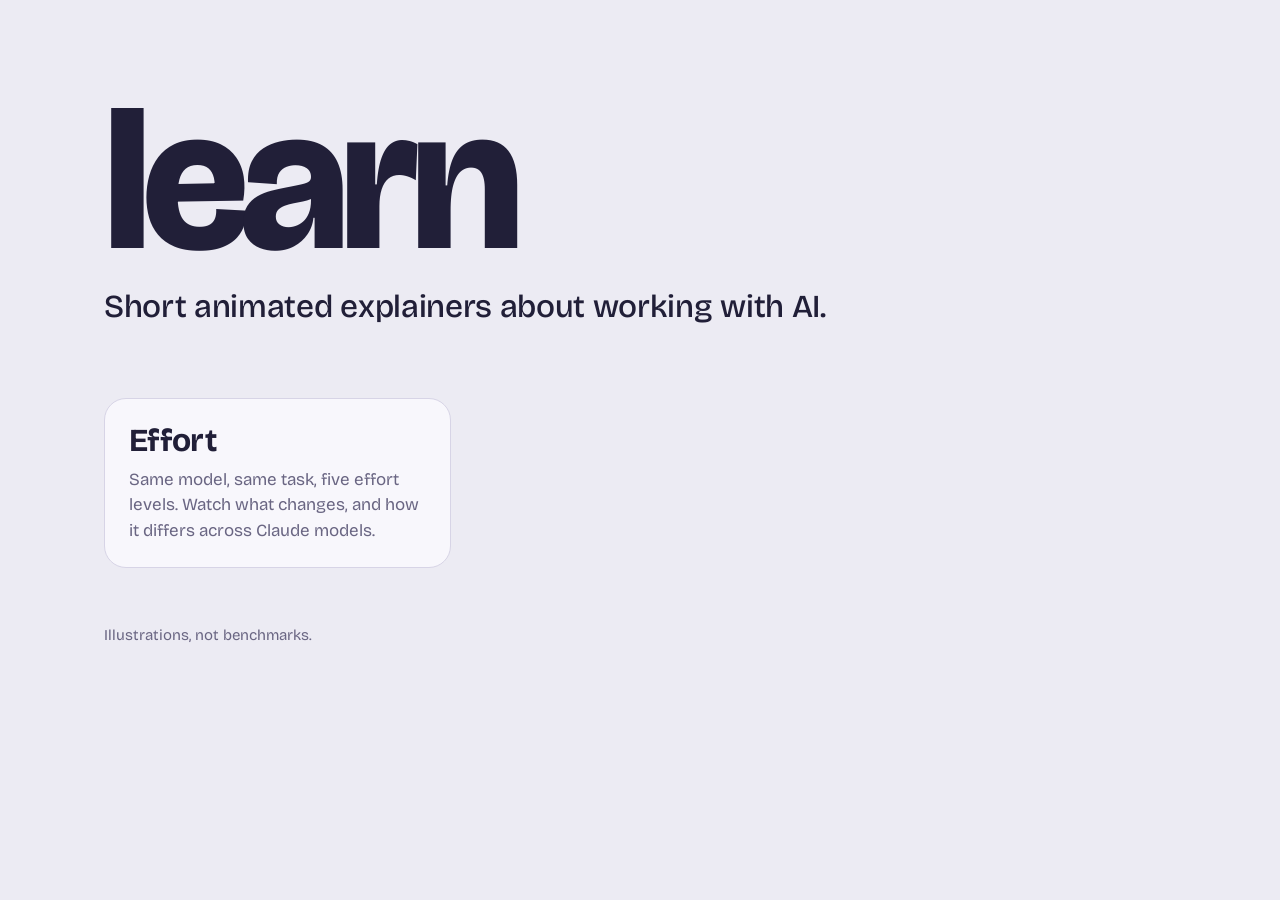
<file: public/index.html>
<!doctype html>
<html lang="en">
<head>
<meta charset="utf-8">
<meta name="viewport" content="width=device-width, initial-scale=1">
<title>Learn</title>
<meta name="description" content="Short animated explainers about working with AI.">
<meta property="og:title" content="Learn">
<meta property="og:description" content="Short animated explainers about working with AI.">
<meta property="og:type" content="website">
<meta property="og:url" content="https://learn.brajk.com/">
<meta property="og:image" content="https://learn.brajk.com/og.png?v=2">
<meta property="og:image:width" content="1200">
<meta property="og:image:height" content="630">
<meta property="og:image:alt" content="learn: Short animated explainers about working with AI.">
<meta name="twitter:card" content="summary_large_image">
<meta name="theme-color" content="#ecebf3" media="(prefers-color-scheme: light)">
<meta name="theme-color" content="#16152a" media="(prefers-color-scheme: dark)">
<link rel="icon" href="favicon.svg" type="image/svg+xml">
<link rel="preconnect" href="https://fonts.googleapis.com">
<link rel="preconnect" href="https://fonts.gstatic.com" crossorigin>
<link href="https://fonts.googleapis.com/css2?family=Bricolage+Grotesque:opsz,wght@12..96,200..800&display=swap" rel="stylesheet">
<style>
  :root {
    --bg: #ecebf3; --surface: #f8f7fc; --ink: #211f38; --muted: #6a6683; --line: #d7d4e6; --accent: #8b5cf6;
    color-scheme: light;
  }
  @media (prefers-color-scheme: dark) {
    :root:not([data-theme="light"]) {
      --bg: #16152a; --surface: #1f1e37; --ink: #efedf9; --muted: #a29dbd; --line: #2f2d4c; --accent: #a383ff;
      color-scheme: dark;
    }
  }
  :root[data-theme="dark"] {
    --bg: #16152a; --surface: #1f1e37; --ink: #efedf9; --muted: #a29dbd; --line: #2f2d4c; --accent: #a383ff;
    color-scheme: dark;
  }
  * { box-sizing: border-box; }
  body {
    margin: 0;
    background: var(--bg);
    color: var(--ink);
    font-family: "Bricolage Grotesque", ui-sans-serif, system-ui, sans-serif;
    font-size: 17px;
    line-height: 1.5;
    font-optical-sizing: auto;
  }
  .wrap { max-width: 1120px; margin: 0 auto; padding: clamp(40px, 8vw, 96px) 24px 40px; }
  h1 {
    margin: 0;
    font-size: clamp(84px, 19vw, 200px);
    line-height: .86;
    letter-spacing: -.045em;
    font-weight: 800;
    font-variation-settings: "opsz" 96;
  }
  .lede { margin: 20px 0 0; font-size: clamp(22px, 3.2vw, 32px); line-height: 1.2; font-weight: 500; letter-spacing: -.01em; text-wrap: balance; }
  .lessons { list-style: none; margin: clamp(40px, 6vw, 72px) 0 0; padding: 0; display: grid; grid-template-columns: repeat(auto-fill, minmax(280px, 1fr)); gap: 16px; }
  .lessons a {
    display: block; height: 100%;
    padding: 24px;
    background: var(--surface);
    border: 1px solid var(--line);
    border-radius: 22px;
    color: inherit; text-decoration: none;
    transition: border-color .15s, transform .15s;
  }
  .lessons a:hover, .lessons a:focus-visible { border-color: var(--accent); transform: translateY(-2px); }
  .lessons h2 { margin: 0; font-size: 32px; line-height: 1.1; letter-spacing: -.02em; font-weight: 700; }
  .lessons p { margin: 8px 0 0; color: var(--muted); }
  .foot { margin-top: 56px; color: var(--muted); font-size: 15px; }
  @media (max-width: 520px) { .wrap { padding-left: 16px; padding-right: 16px; } }
  @media (prefers-reduced-motion: reduce) { .lessons a { transition: none; } .lessons a:hover { transform: none; } }
</style>
</head>
<body>
<div class="wrap">
  <h1>learn</h1>
  <p class="lede">Short animated explainers about working with AI.</p>
  <ul class="lessons">
    <li><a href="effort/">
      <h2>Effort</h2>
      <p>Same model, same task, five effort levels. Watch what changes, and how it differs across Claude models.</p>
    </a></li>
  </ul>
  <p class="foot">Illustrations, not benchmarks.</p>
</div>
</body>
</html>
</file>
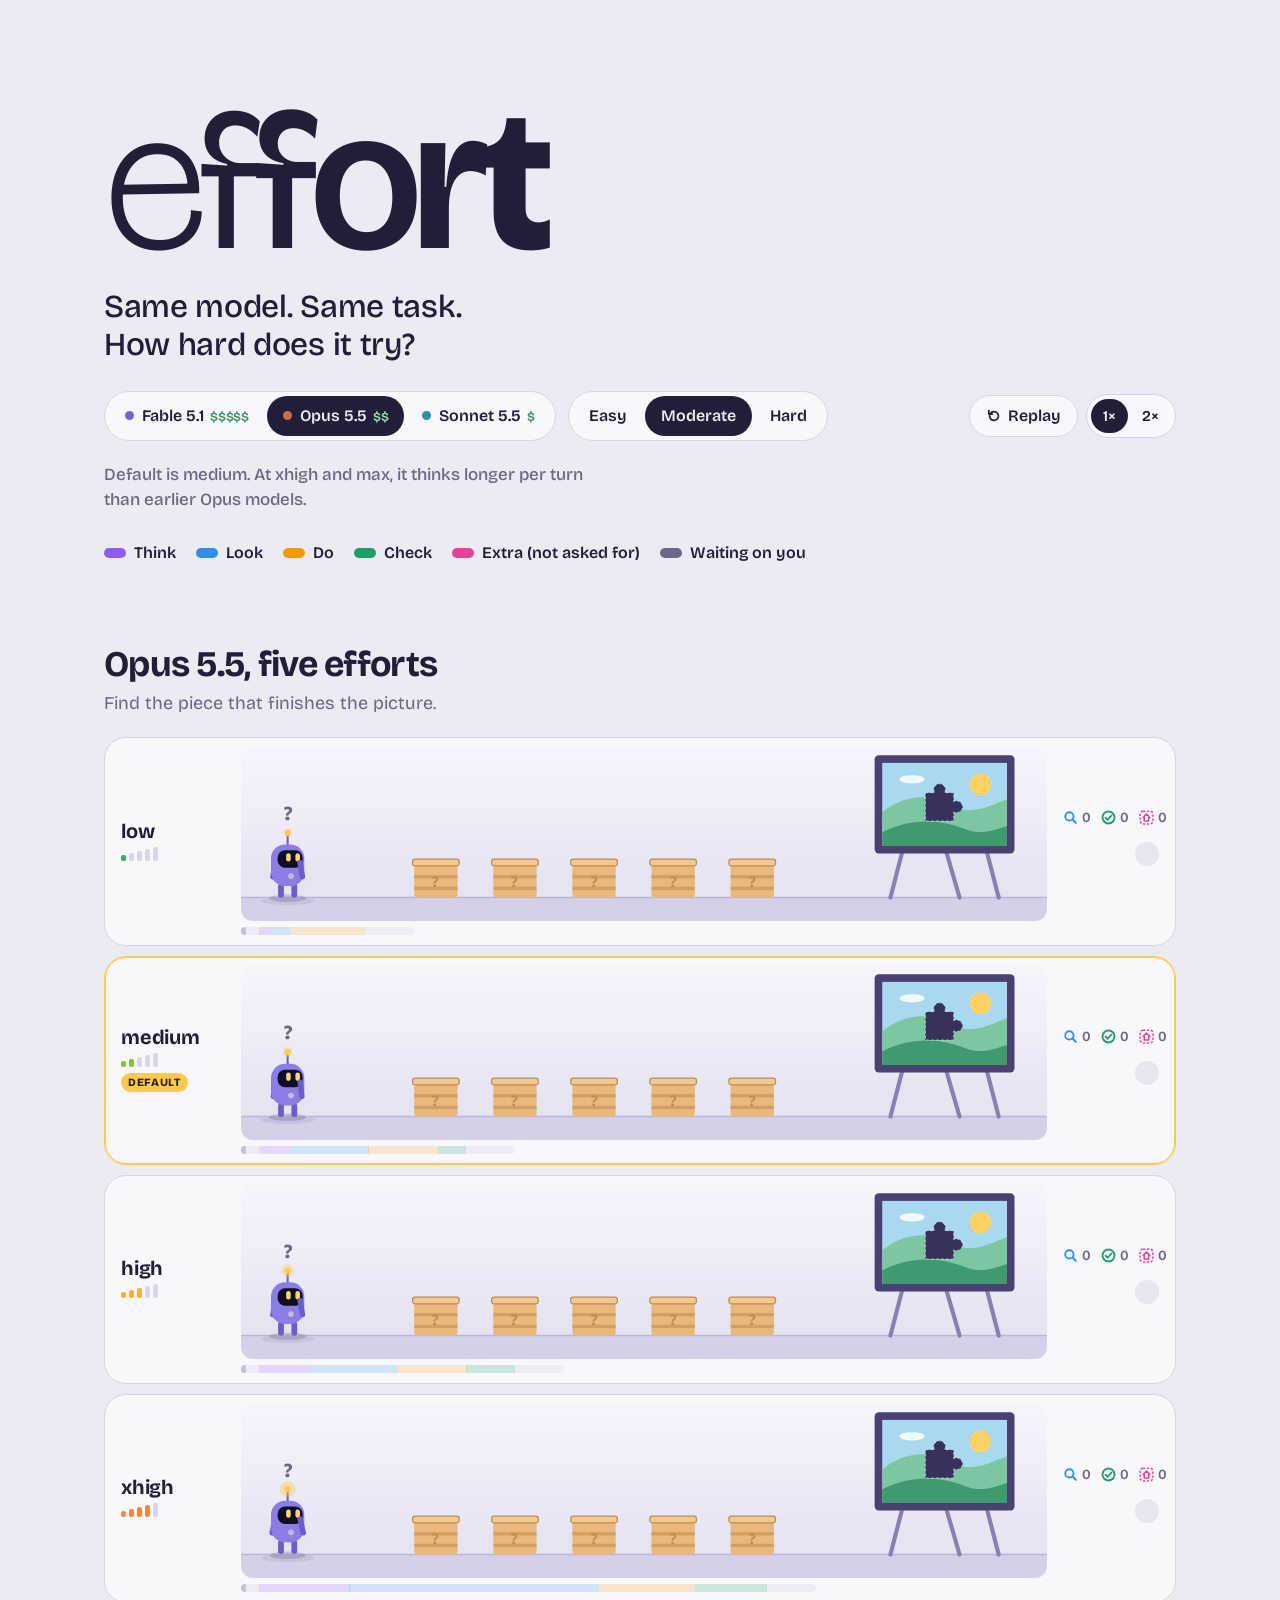
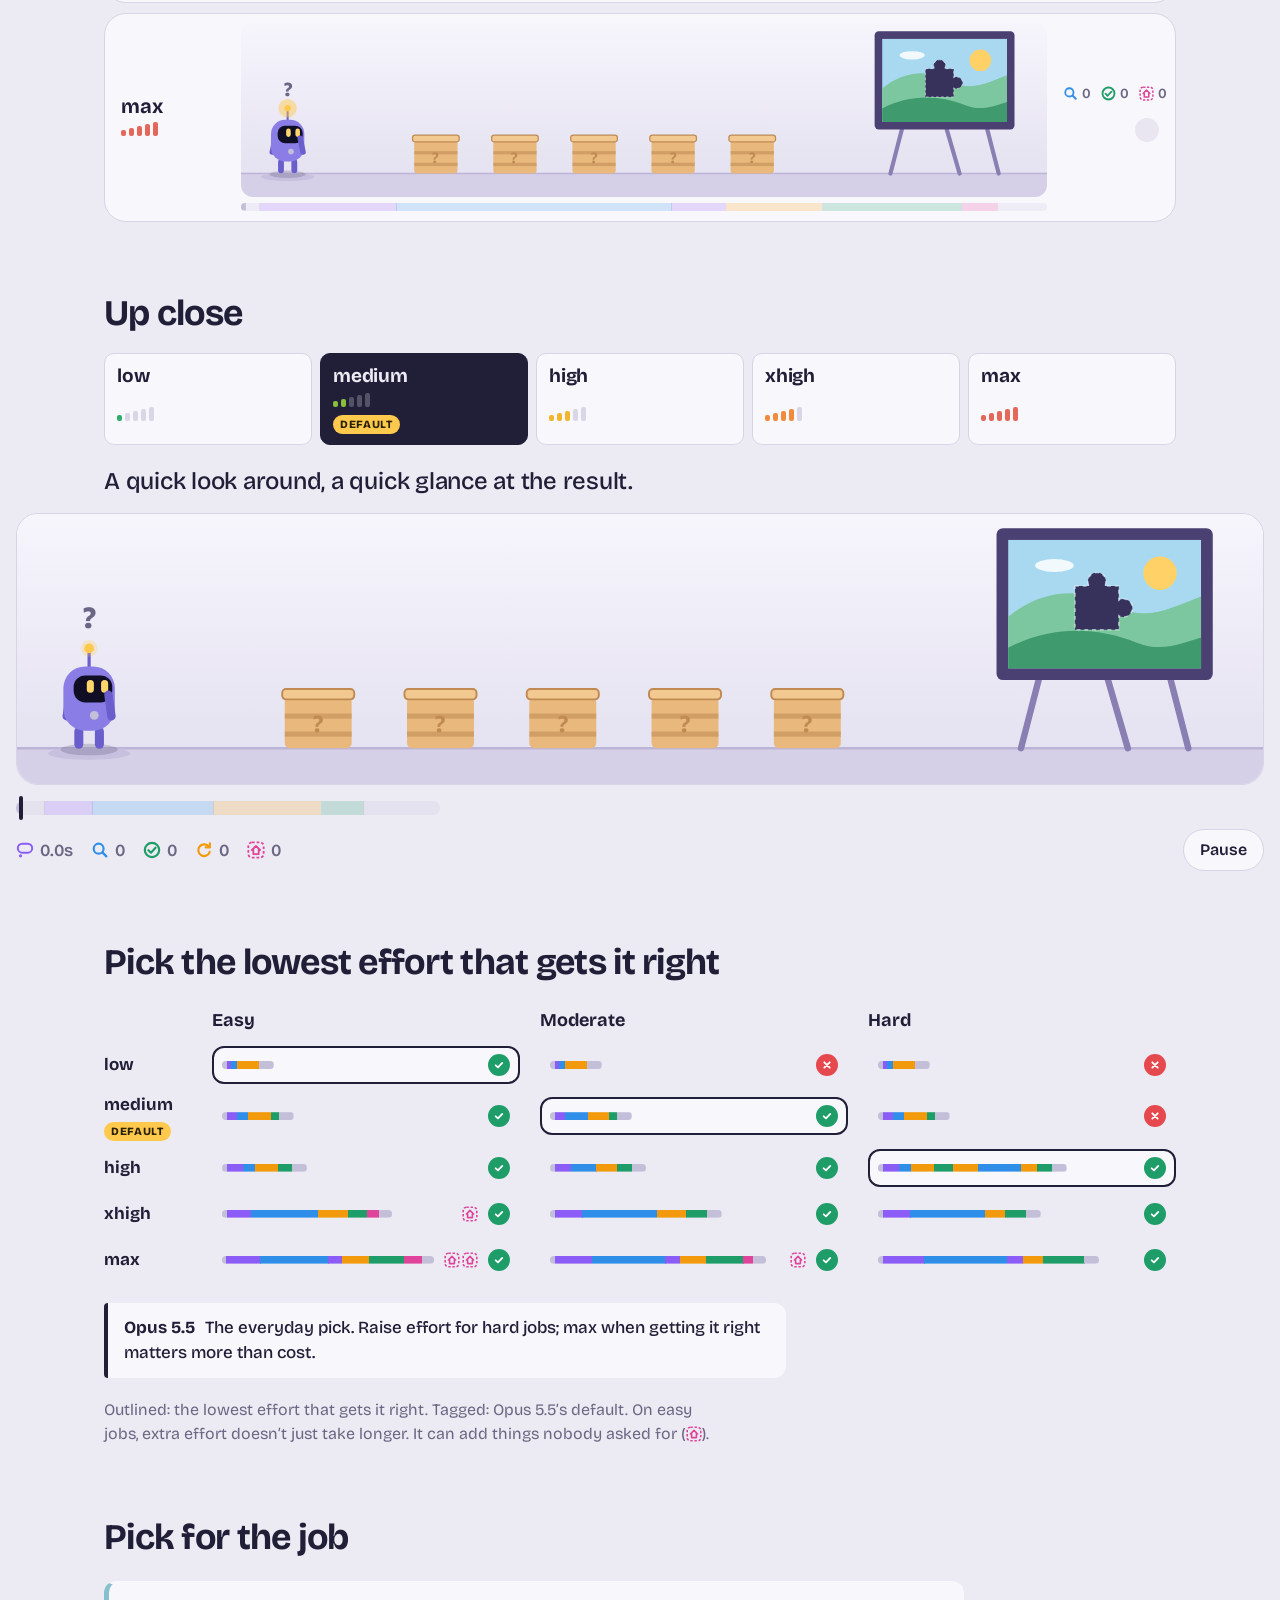
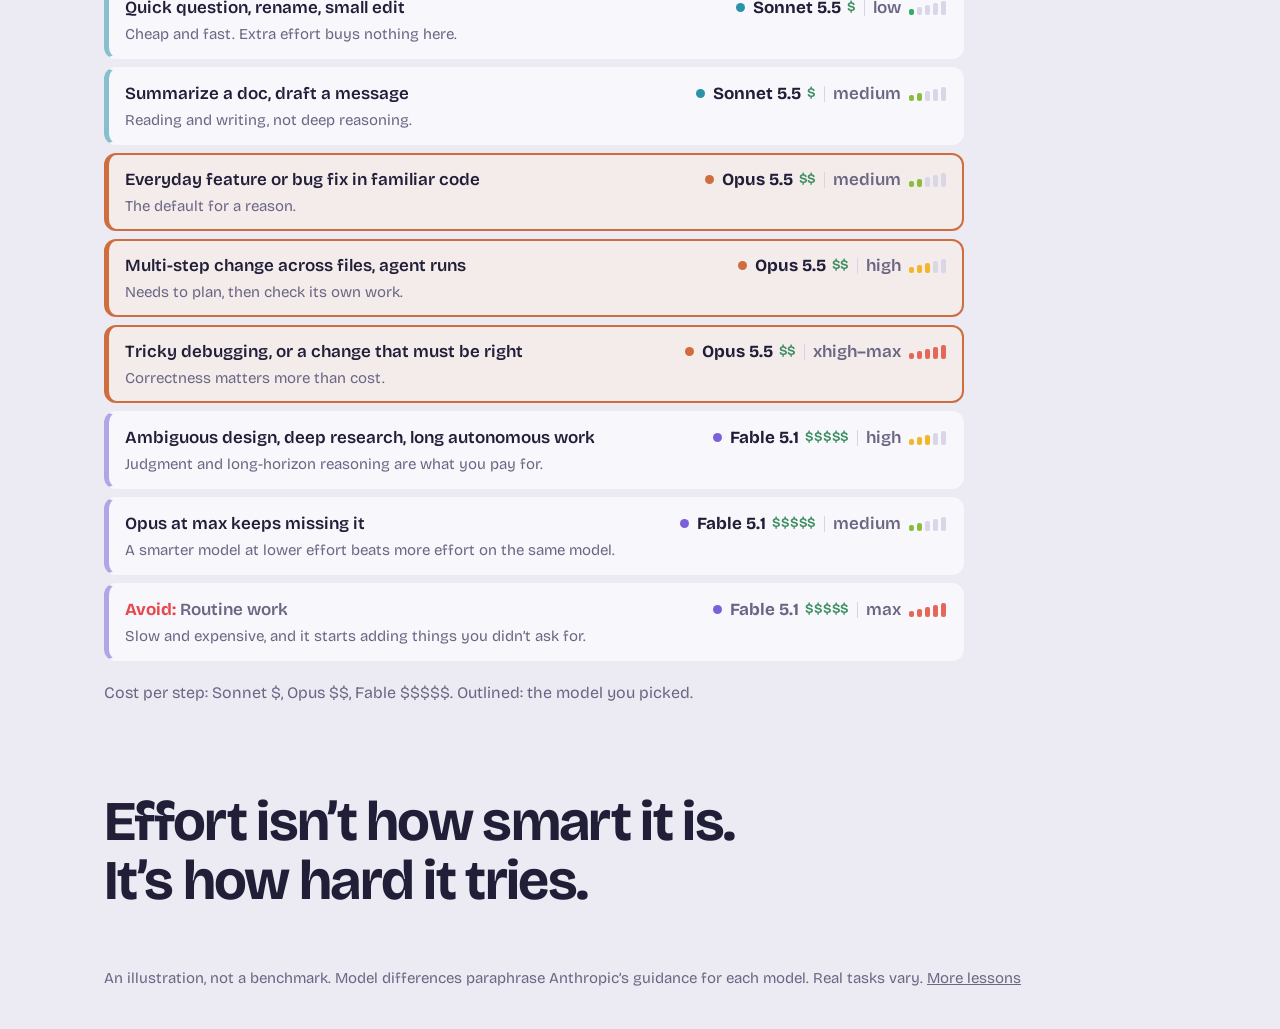
<file: public/effort/index.html>
<!doctype html>
<html lang="en">
<head>
<meta charset="utf-8">
<meta name="viewport" content="width=device-width, initial-scale=1">
<title>Effort Levels</title>
<meta name="description" content="Same model, same task, five effort levels. Watch what changes, and how it differs across Claude models.">
<meta property="og:title" content="Effort Levels">
<meta property="og:description" content="Same model. Same task. How hard does it try?">
<meta property="og:type" content="website">
<meta property="og:url" content="https://learn.brajk.com/effort/">
<meta property="og:image" content="https://learn.brajk.com/effort/og.png?v=2">
<meta property="og:image:width" content="1200">
<meta property="og:image:height" content="630">
<meta property="og:image:alt" content="effort: Same model. Same task. How hard does it try? Five effort levels, low to max.">
<meta name="twitter:card" content="summary_large_image">
<meta name="theme-color" content="#ecebf3" media="(prefers-color-scheme: light)">
<meta name="theme-color" content="#16152a" media="(prefers-color-scheme: dark)">
<link rel="icon" href="favicon.svg" type="image/svg+xml">
<link rel="preconnect" href="https://fonts.googleapis.com">
<link rel="preconnect" href="https://fonts.gstatic.com" crossorigin>
<link href="https://fonts.googleapis.com/css2?family=Bricolage+Grotesque:opsz,wght@12..96,200..800&display=swap" rel="stylesheet">
<link rel="stylesheet" href="styles.css">
</head>
<body>

<svg class="defs" aria-hidden="true" focusable="false">
  <defs>
    <linearGradient id="gStage" x1="0" y1="0" x2="0" y2="1">
      <stop offset="0" style="stop-color:var(--stage-top)"/>
      <stop offset="1" style="stop-color:var(--stage-bot)"/>
    </linearGradient>
    <clipPath id="pc" clipPathUnits="userSpaceOnUse">
      <path d="M0,0 H11 A7,7 0 1,1 23,0 H34 V11 A7,7 0 1,1 34,23 V34 H0 Z"/>
    </clipPath>
    <clipPath id="fc" clipPathUnits="userSpaceOnUse">
      <rect width="150" height="100"/>
    </clipPath>
    <g id="pic0">
      <rect width="150" height="100" fill="#a9d9f1"/>
      <circle cx="118" cy="26" r="13" fill="#ffd166"/>
      <ellipse cx="36" cy="20" rx="15" ry="5" fill="#fff" opacity=".85"/>
      <path d="M0,60 C26,38 58,36 86,52 C108,64 128,52 150,44 V100 H0Z" fill="#7cc79f"/>
      <path d="M0,84 C34,66 70,68 100,80 C120,88 136,80 150,76 V100 H0Z" fill="#3f9a6e"/>
    </g>
    <g id="pic1">
      <rect width="150" height="100" fill="#a9d9f1"/>
      <path d="M0,60 C26,38 58,36 86,52 C108,64 128,52 150,44 V100 H0Z" fill="#8fd6b0" transform="translate(0,-12)"/>
      <path d="M0,84 C34,66 70,68 100,80 C120,88 136,80 150,76 V100 H0Z" fill="#3f9a6e"/>
    </g>
    <g id="pic2">
      <rect width="150" height="100" fill="#f4a9c4"/>
      <path d="M20,110 L130,0 M40,110 L150,0 M60,110 L170,0 M80,110 L190,0 M0,110 L110,0" stroke="#9a6dd6" stroke-width="5"/>
    </g>
  </defs>
</svg>

<header class="masthead">
  <h1 class="wordmark" aria-label="effort">
    <span aria-hidden="true">e</span><span aria-hidden="true">f</span><span aria-hidden="true">f</span><span aria-hidden="true">o</span><span aria-hidden="true">r</span><span aria-hidden="true">t</span>
  </h1>
  <p class="lede">Same model. Same task.<br>How hard does it try?</p>
</header>

<div class="model-bar" id="model-bar">
  <div class="model-bar-in">
    <div class="seg seg-model" role="radiogroup" aria-label="Model" id="model"></div>
    <div class="bar-rest">
      <div class="seg" role="radiogroup" aria-label="How hard is the job" data-task-toggle></div>
      <div class="playback">
        <button class="btn btn-replay" type="button" id="replay" title="Replay every animation" aria-label="Replay"><svg viewBox="0 0 20 20" aria-hidden="true"><path d="M4.5 10a5.5 5.5 0 1 0 1.8-4.1" fill="none" stroke="currentColor" stroke-width="2.2" stroke-linecap="round"/><path d="M3.5 3.2v4.3h4.3" fill="none" stroke="currentColor" stroke-width="2.2" stroke-linecap="round" stroke-linejoin="round"/></svg><span>Replay</span></button>
        <div class="seg seg-sm" role="radiogroup" aria-label="Playback speed" id="speed"></div>
      </div>
    </div>
  </div>
</div>

<div class="masthead masthead-rest">
  <p class="model-note" id="model-note" aria-live="polite"></p>
  <ul class="legend" aria-label="What the colors mean">
    <li><i style="--c:var(--think)"></i>Think</li>
    <li><i style="--c:var(--look)"></i>Look</li>
    <li><i style="--c:var(--do)"></i>Do</li>
    <li><i style="--c:var(--check)"></i>Check</li>
    <li><i style="--c:var(--extra)"></i>Extra (not asked for)</li>
    <li><i style="--c:var(--wait)"></i>Waiting on you</li>
  </ul>
</div>

<main>
  <section class="race" aria-labelledby="race-h">
    <div class="bar">
      <div>
        <h2 id="race-h"><span data-model-name>Opus 5.5</span>, five efforts</h2>
        <p class="job">Find the piece that finishes the picture.</p>
      </div>
    </div>
    <ol class="lanes" id="lanes"></ol>
  </section>

  <section class="close" aria-labelledby="close-h">
    <div class="bar">
      <h2 id="close-h">Up close</h2>
    </div>
    <div class="dial" role="radiogroup" aria-label="Effort level" id="dial"></div>
    <p class="blurb" id="blurb" aria-live="polite"></p>
    <div class="stage wide"><svg class="scene" id="stage-svg" role="img" aria-label="The agent working on the task"></svg></div>
    <div class="strip strip-lg wide" id="close-strip" title="Drag to scrub"></div>
    <div class="close-foot wide">
      <div class="hud" id="close-hud"></div>
      <div class="close-btns">
        <button class="btn" type="button" id="close-play">Pause</button>
      </div>
    </div>
  </section>

  <section class="lesson" aria-labelledby="lesson-h">
    <h2 id="lesson-h">Pick the lowest effort that gets it right</h2>
    <div class="matrix" id="matrix"></div>
    <p class="tip" id="model-tip" aria-live="polite"></p>
    <p class="note">Outlined: the lowest effort that gets it right. Tagged: <span data-model-name>Opus 5.5</span>’s default.
      On easy jobs, extra effort doesn’t just take longer. It can add things nobody asked for (<span class="xtra" data-extra-icon></span>).</p>
  </section>

  <section class="picks" aria-labelledby="picks-h">
    <h2 id="picks-h">Pick for the job</h2>
    <ul class="pick-list" id="picks"></ul>
    <p class="note">Cost per step: Sonnet $, Opus $$, Fable $$$$$. Outlined: the model you picked.</p>
    <p class="kicker">Effort isn’t how smart it is.<br>It’s how hard it tries.</p>
  </section>
</main>

<footer class="foot">An illustration, not a benchmark. Model differences paraphrase Anthropic’s guidance for each model. Real tasks vary. <a href="../">More lessons</a></footer>

<script src="app.js"></script>
</body>
</html>
</file>
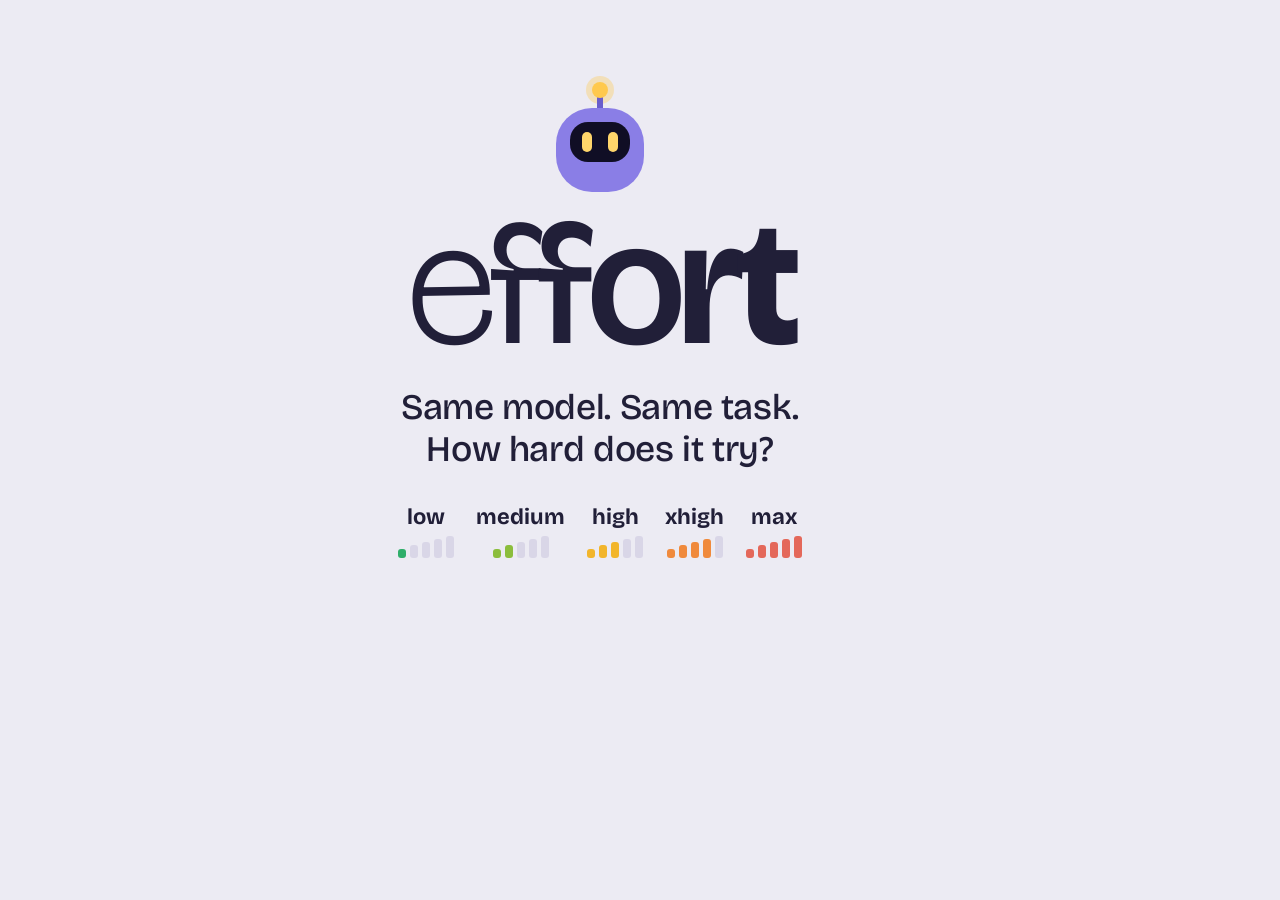
<file: tools/og-card.html>
<!doctype html><html><head><meta charset="utf-8">
<!-- Source for og.png. Render at 1200x630 with ?k=effort or ?k=learn. -->
<link href="https://fonts.googleapis.com/css2?family=Bricolage+Grotesque:opsz,wght@12..96,200..800&display=block" rel="stylesheet">
<style>
  * { box-sizing: border-box; margin: 0; }
  html, body { width: 1200px; height: 630px; }
  body {
    background: #ecebf3; color: #211f38; font-family: "Bricolage Grotesque", sans-serif; font-optical-sizing: auto;
    display: flex; flex-direction: column; align-items: center; justify-content: center; text-align: center; overflow: hidden;
  }
  .robot { width: 128px; height: 128px; }
  h1 { margin-top: 6px; font-size: 176px; line-height: .9; letter-spacing: -.045em; font-variation-settings: "opsz" 96; }
  h1 span:nth-child(1) { font-weight: 200; } h1 span:nth-child(2) { font-weight: 320; } h1 span:nth-child(3) { font-weight: 440; }
  h1 span:nth-child(4) { font-weight: 560; } h1 span:nth-child(5) { font-weight: 680; } h1 span:nth-child(6) { font-weight: 800; }
  h1.plain { font-weight: 800; }
  .lede { margin-top: 22px; font-size: 36px; line-height: 1.18; font-weight: 500; letter-spacing: -.01em; }
  .levels { display: flex; gap: 22px; margin-top: 34px; }
  .levels:empty { display: none; }
  .lv b { display: block; font-size: 22px; font-weight: 700; line-height: 1; }
  .meter { display: flex; gap: 4px; align-items: flex-end; justify-content: center; height: 22px; margin-top: 8px; }
  .meter i { width: 8px; border-radius: 3px; background: #d9d6e7; }
  .meter i:nth-child(1){height:9px}.meter i:nth-child(2){height:13px}.meter i:nth-child(3){height:16px}.meter i:nth-child(4){height:19px}.meter i:nth-child(5){height:22px}
</style></head><body>
<svg class="robot" viewBox="0 0 64 64" aria-hidden="true">
  <circle cx="32" cy="9" r="7" fill="#ffc94d" opacity=".35"/>
  <line x1="32" y1="10" x2="32" y2="20" stroke="#6a5dcc" stroke-width="3" stroke-linecap="round"/>
  <circle cx="32" cy="9" r="4" fill="#ffc94d"/>
  <rect x="10" y="18" width="44" height="42" rx="18" fill="#8a7ee6"/>
  <rect x="17" y="25" width="30" height="20" rx="9" fill="#100e25"/>
  <rect x="23" y="30" width="5" height="10" rx="2.5" fill="#ffd66b"/>
  <rect x="36" y="30" width="5" height="10" rx="2.5" fill="#ffd66b"/>
</svg>
<h1 id="h"></h1>
<p class="lede" id="lede"></p>
<div class="levels" id="levels"></div>
<script>
  const kind = new URLSearchParams(location.search).get('k');
  const lv = ['#2fae6a', '#8bbd3c', '#f2b52b', '#f08a3c', '#e4685a'];
  const h = document.getElementById('h');
  if (kind === 'learn') {
    h.textContent = 'learn'; h.className = 'plain';
    document.getElementById('lede').innerHTML = 'Short animated explainers<br>about working with AI.';
  } else {
    h.innerHTML = [...'effort'].map(c => `<span>${c}</span>`).join('');
    document.getElementById('lede').innerHTML = 'Same model. Same task.<br>How hard does it try?';
    document.getElementById('levels').innerHTML = ['low', 'medium', 'high', 'xhigh', 'max'].map((n, i) =>
      `<div class="lv"><b>${n}</b><div class="meter">${[0,1,2,3,4].map(j => `<i style="${j <= i ? 'background:' + lv[i] : ''}"></i>`).join('')}</div></div>`).join('');
  }
</script>
</body></html>
</file>
<file: public/effort/styles.css>
:root {
  --bg: #ecebf3;
  --surface: #f8f7fc;
  --ink: #211f38;
  --muted: #6a6683;
  --line: #d7d4e6;
  --dim: #d9d6e7;

  --stage-top: #f8f7fd;
  --stage-bot: #e5e2f1;
  --ground: #d5d0e7;
  --ground-edge: #bcb5d8;
  --pad: #c7c0df;

  --agent: #8a7ee6;
  --agent-limb: #6a5dcc;
  --face: #100e25;
  --eye: #ffd66b;
  --bulb: #ffc94d;

  --crate: #e8b87c;
  --crate-dark: #c08a52;
  --crate-lid: #f2c991;
  --crate-in: #5b4127;
  --frame: #4a4071;
  --leg: #8a7fb2;
  --hole: #36325c;

  --think: #8b5cf6;
  --look: #2f8fe8;
  --do: #f29a0b;
  --check: #1f9d68;
  --bad: #e5484d;
  --idle: #c4bfd8;
  --extra: #e0449a;
  --wait: #6b6889;
  --lv0: #2fae6a; --lv1: #8bbd3c; --lv2: #f2b52b; --lv3: #f08a3c; --lv4: #e4685a;
  --cost: #3d8f62; --cost-on: #8fe0b0;
  --m-fable: #7b61d9; --m-opus: #cf6d3f; --m-sonnet: #2a93a8;

  --radius-lg: 22px;
  --radius-sm: 10px;
  color-scheme: light;
}

@media (prefers-color-scheme: dark) {
  :root:not([data-theme="light"]) {
    --bg: #16152a;
    --surface: #1f1e37;
    --ink: #efedf9;
    --muted: #a29dbd;
    --line: #2f2d4c;
    --dim: #34324f;
    --stage-top: #24233f;
    --stage-bot: #1c1b33;
    --ground: #2d2b4b;
    --ground-edge: #3d3a63;
    --pad: #403d68;
    --agent: #e6e1ff;
    --agent-limb: #c9c2f2;
    --face: #1c1a38;
    --eye: #ffd66b;
    --crate: #b98953;
    --crate-dark: #8c6337;
    --crate-lid: #cc9c63;
    --crate-in: #2e2113;
    --frame: #8d7fc4;
    --leg: #5b5288;
    --hole: #12112a;
    --think: #a383ff;
    --look: #4aa3f5;
    --do: #f6ab32;
    --check: #34c07f;
    --bad: #f2605f;
    --idle: #4a4769;
    --extra: #f472b6;
    --wait: #8f8bb3;
    --lv0: #43c97f; --lv1: #a3d25a; --lv2: #f7c548; --lv3: #f7a05a; --lv4: #f47f72;
    --cost: #6fd19b; --cost-on: #2c7a50;
    --m-fable: #a48cf5; --m-opus: #ef8c5c; --m-sonnet: #4fc0d4;
    color-scheme: dark;
  }
}
:root[data-theme="dark"] {
  --bg: #16152a; --surface: #1f1e37; --ink: #efedf9; --muted: #a29dbd; --line: #2f2d4c; --dim: #34324f;
  --stage-top: #24233f; --stage-bot: #1c1b33; --ground: #2d2b4b; --ground-edge: #3d3a63; --pad: #403d68;
  --agent: #e6e1ff; --agent-limb: #c9c2f2; --face: #1c1a38; --crate: #b98953; --crate-dark: #8c6337;
  --crate-lid: #cc9c63; --crate-in: #2e2113; --frame: #8d7fc4; --leg: #5b5288; --hole: #12112a;
  --think: #a383ff; --look: #4aa3f5; --do: #f6ab32; --check: #34c07f; --bad: #f2605f; --idle: #4a4769;
  --extra: #f472b6; --wait: #8f8bb3;
  --lv0: #43c97f; --lv1: #a3d25a; --lv2: #f7c548; --lv3: #f7a05a; --lv4: #f47f72;
  --cost: #6fd19b; --cost-on: #2c7a50;
  --m-fable: #a48cf5; --m-opus: #ef8c5c; --m-sonnet: #4fc0d4;
  color-scheme: dark;
}

* { box-sizing: border-box; }
html { -webkit-text-size-adjust: 100%; }
body {
  margin: 0;
  background: var(--bg);
  color: var(--ink);
  font-family: "Bricolage Grotesque", ui-sans-serif, system-ui, sans-serif;
  font-size: 17px;
  line-height: 1.5;
  font-optical-sizing: auto;
}
.defs { position: absolute; width: 0; height: 0; overflow: hidden; }

.masthead {
  max-width: 1120px;
  margin: 0 auto;
  padding: clamp(40px, 8vw, 96px) 24px 8px;
}
.wordmark {
  margin: 0;
  font-size: clamp(84px, 19vw, 200px);
  line-height: .86;
  letter-spacing: -.045em;
  font-variation-settings: "opsz" 96;
}
.wordmark span:nth-child(1) { font-weight: 200; }
.wordmark span:nth-child(2) { font-weight: 320; }
.wordmark span:nth-child(3) { font-weight: 440; }
.wordmark span:nth-child(4) { font-weight: 560; }
.wordmark span:nth-child(5) { font-weight: 680; }
.wordmark span:nth-child(6) { font-weight: 800; }
.lede {
  margin: 20px 0 0;
  font-size: clamp(22px, 3.2vw, 32px);
  line-height: 1.2;
  font-weight: 500;
  letter-spacing: -.01em;
}
.masthead:has(+ .model-bar) { padding-bottom: 0; }
.masthead-rest { padding-top: 10px; }
.model-bar {
  position: sticky; top: 0; z-index: 20;
  padding: 18px 24px 10px;
  background: color-mix(in srgb, var(--bg) 88%, transparent);
  -webkit-backdrop-filter: blur(10px); backdrop-filter: blur(10px);
  border-bottom: 1px solid transparent;
  transition: border-color .2s, padding .2s;
}
.model-bar.stuck { padding-top: 10px; border-bottom-color: var(--line); }
.model-bar-in { max-width: 1072px; margin: 0 auto; display: flex; flex-wrap: wrap; align-items: center; justify-content: space-between; gap: 8px 12px; }
.bar-rest { flex: 1 1 auto; display: flex; align-items: center; justify-content: space-between; gap: 8px 12px; }
.playback { display: flex; align-items: center; gap: 8px; }
.btn-replay { display: inline-flex; align-items: center; gap: 6px; }
.btn-replay svg { width: 16px; height: 16px; }
.playback .seg button { font-size: 15px; padding: 6px 12px; }
.seg-model button { font-size: 18px; padding: 10px 20px; }
.model-note { margin: 0 0 0; color: var(--muted); font-weight: 500; font-size: 17px; max-width: 46ch; min-height: 3em; }
.legend {
  display: flex;
  flex-wrap: wrap;
  gap: 8px 20px;
  margin: 28px 0 0;
  padding: 0;
  list-style: none;
  font-weight: 600;
  font-size: 16px;
}
.legend li { display: flex; align-items: center; gap: 8px; }
.legend i { width: 22px; height: 10px; border-radius: 5px; background: var(--c); }

main { max-width: 1120px; margin: 0 auto; padding: 0 24px; }
section { padding: clamp(40px, 6vw, 72px) 0 0; }
h2, .lede, .blurb, .kicker { text-wrap: balance; }
h2 {
  margin: 0;
  font-size: clamp(26px, 3.4vw, 36px);
  line-height: 1.1;
  letter-spacing: -.02em;
  font-weight: 700;
}
.bar {
  display: flex;
  flex-wrap: wrap;
  align-items: flex-end;
  justify-content: space-between;
  gap: 16px 24px;
  margin-bottom: 20px;
}
.job { margin: 6px 0 0; color: var(--muted); font-size: 18px; }

.seg {
  display: inline-flex;
  padding: 4px;
  gap: 2px;
  border-radius: 999px;
  background: var(--surface);
  border: 1px solid var(--line);
}
.seg button, .btn {
  font: inherit;
  font-weight: 600;
  font-size: 16px;
  color: var(--ink);
  border: 0;
  background: transparent;
  padding: 8px 16px;
  border-radius: 999px;
  cursor: pointer;
}
.seg button[aria-checked="true"] { background: var(--ink); color: var(--bg); }
.seg button:hover:not([aria-checked="true"]) { background: var(--dim); }
.seg-sm button { font-size: 14px; padding: 6px 12px; }
.btn { background: var(--surface); border: 1px solid var(--line); }
.btn:hover { background: var(--dim); }
button:focus-visible { outline: 3px solid var(--look); outline-offset: 2px; }

.lanes { list-style: none; margin: 0; padding: 0; display: grid; gap: 10px; }
.lane {
  display: grid;
  grid-template-columns: 104px 1fr 96px;
  align-items: center;
  gap: 16px;
  padding: 8px 16px 10px;
  background: var(--surface);
  border: 1px solid var(--line);
  border-radius: var(--radius-lg);
}
.lane-label { display: grid; gap: 6px; }
.lvl { font-weight: 700; font-size: 20px; letter-spacing: -.01em; line-height: 1; }
.meter { display: flex; gap: 3px; align-items: flex-end; height: 14px; }
.meter b { width: 5px; border-radius: 2px; background: var(--dim); }
.meter b:nth-child(1) { height: 6px; } .meter b:nth-child(2) { height: 8px; } .meter b:nth-child(3) { height: 10px; }
.meter b:nth-child(4) { height: 12px; } .meter b:nth-child(5) { height: 14px; }
.meter b.on { background: var(--lv, var(--bulb)); }
.lane-main { display: grid; gap: 6px; min-width: 0; }
.scene { display: block; width: 100%; height: auto; overflow: hidden; }
.lane .scene { border-radius: 12px; }
.lane-hud { display: grid; justify-items: end; gap: 6px; }
.stats { display: flex; gap: 10px; color: var(--muted); font-weight: 600; font-size: 14px; font-variant-numeric: tabular-nums; }
.stats em, .hud em { font-style: normal; }
.stats span { display: inline-flex; align-items: center; gap: 4px; }
.stats svg { width: 15px; height: 15px; }
.result {
  width: 40px; height: 40px;
  border-radius: 50%;
  display: grid; place-items: center;
  background: var(--dim);
  transform: scale(.6);
  opacity: .5;
  transition: transform .35s cubic-bezier(.3, 1.6, .5, 1), opacity .2s, background .2s;
}
.result svg { width: 20px; height: 20px; opacity: 0; transition: opacity .2s; }
.result.ok { background: var(--check); transform: scale(1); opacity: 1; }
.result.bad { background: var(--bad); transform: scale(1); opacity: 1; }
.result.ok svg, .result.bad svg { opacity: 1; }

.strip { position: relative; height: 8px; }
.strip-lg { height: 14px; margin-top: 16px; cursor: pointer; touch-action: none; }
.strip .track, .strip .lit { position: absolute; inset: 0; }
.strip .seg-p { position: absolute; top: 0; bottom: 0; }
.strip .track .seg-p { opacity: .2; }
.strip .seg-p:first-child { border-radius: 99px 0 0 99px; }
.strip .seg-p:last-child { border-radius: 0 99px 99px 0; }
.strip .seg-p:only-child { border-radius: 99px; }
.strip .head {
  position: absolute; top: -5px; bottom: -5px; width: 4px; margin-left: -2px;
  border-radius: 2px; background: var(--ink);
}
.strip:not(.strip-lg) .head { display: none; }

.dial { display: grid; grid-template-columns: repeat(5, 1fr); gap: 8px; }
.dial button {
  font: inherit;
  color: var(--ink);
  background: var(--surface);
  border: 1px solid var(--line);
  border-radius: var(--radius-sm);
  padding: 12px 12px 10px;
  display: grid; gap: 8px; justify-items: start;
  cursor: pointer;
  text-align: left;
}
.dial button:hover { border-color: var(--muted); }
.dial button[aria-checked="true"] { background: var(--ink); color: var(--bg); border-color: var(--ink); }
.dial button[aria-checked="true"] .meter b:not(.on) { background: color-mix(in srgb, var(--bg) 25%, transparent); }
.dial .lvl { font-size: 19px; }
.blurb { margin: 18px 0 14px; font-size: clamp(19px, 2.4vw, 24px); font-weight: 500; min-height: 1.5em; letter-spacing: -.01em; }
.wide {
  width: min(1360px, calc(100vw - 32px));
  margin-left: 50%;
  transform: translateX(-50%);
}
.stage {
  border-radius: var(--radius-lg);
  overflow: hidden;
  border: 1px solid var(--line);
  background: var(--surface);
}
.close-foot { display: flex; flex-wrap: wrap; align-items: center; justify-content: space-between; gap: 12px; margin-top: 14px; }
.close-btns { display: flex; gap: 8px; }
.hud { display: flex; gap: 18px; font-weight: 600; color: var(--muted); font-variant-numeric: tabular-nums; }
.hud span { display: inline-flex; align-items: center; gap: 6px; }
.hud svg { width: 18px; height: 18px; }

.matrix {
  margin-top: 24px;
  display: grid;
  grid-template-columns: 88px repeat(3, 1fr);
  gap: 8px 20px;
  align-items: center;
}
.matrix .colh { font-weight: 700; font-size: 18px; padding-bottom: 4px; }
.matrix .rowh { font-weight: 700; display: flex; flex-wrap: wrap; align-items: center; gap: 4px 8px; }
.cell { display: flex; align-items: center; gap: 10px; padding: 6px 8px; border-radius: 12px; border: 2px solid transparent; }
.cell .strip { flex: 1; }
.cell .mark { width: 22px; height: 22px; flex: none; border-radius: 50%; display: grid; place-items: center; }
.cell .mark svg { width: 12px; height: 12px; }
.cell .mark.ok { background: var(--check); }
.cell .mark.bad { background: var(--bad); }
.cell.best { border-color: var(--ink); background: var(--surface); }
.xtra { flex: none; display: inline-flex; gap: 2px; vertical-align: -3px; }
.xtra svg { width: 16px; height: 16px; }
.cost { margin-left: 6px; font-size: .78em; font-weight: 700; letter-spacing: -.02em; color: var(--cost); }
.seg button[aria-checked="true"] .cost { color: var(--cost-on); }
.pick-list { list-style: none; margin: 24px 0 0; padding: 0; display: grid; gap: 8px; max-width: 860px; }
.pick {
  --tint: color-mix(in srgb, var(--mc) 9%, var(--surface));
  background: var(--surface); border: 2px solid transparent; border-left: 5px solid color-mix(in srgb, var(--mc) 55%, transparent);
  border-radius: 12px; transition: border-color .2s, background-color .2s;
}
.pick.is-model { background: var(--tint); border-color: var(--mc); }
.pick-head {
  display: flex; flex-wrap: wrap; align-items: center; justify-content: space-between;
  gap: 6px 16px; padding: 12px 16px 2px; font-weight: 600;
}
.mdot { width: 9px; height: 9px; border-radius: 50%; background: var(--mc); flex: none; display: inline-block; }
.seg-model .mdot { margin-right: 8px; vertical-align: 1px; }
.pick-tag { display: inline-flex; align-items: center; gap: 8px; font-weight: 700; white-space: nowrap; }
.pick-tag i { width: 1px; height: 16px; background: var(--line); }
.pick-tag .cost { margin-left: -2px; }
.lvl-sm { font-weight: 600; color: var(--muted); }
.pick-why { margin: 0; padding: 0 16px 12px; color: var(--muted); font-size: 15px; }
.pick.avoid .pick-head { color: var(--muted); }
.pick.avoid .pick-job b { color: var(--bad); }
.tip {
  margin: 24px 0 0; padding: 12px 16px; max-width: 62ch;
  background: var(--surface); border-left: 4px solid var(--ink); border-radius: 4px 12px 12px 4px;
  font-size: 17px; font-weight: 500;
}
.tip b { margin-right: 6px; }
.note { margin: 20px 0 0; color: var(--muted); font-size: 16px; max-width: 62ch; }

.def-tag {
  display: none;
  justify-self: start;
  font-size: 11px; font-weight: 800; line-height: 1; letter-spacing: .06em; text-transform: uppercase;
  padding: 4px 7px; border-radius: 99px;
  background: var(--bulb); color: #2a2205;
}
.is-default .def-tag, .rowh .def-tag { display: inline-block; }
.lane.is-default { border-color: var(--bulb); box-shadow: inset 0 0 0 1px var(--bulb); }
.dial button.is-default:not([aria-checked="true"]) { border-color: var(--bulb); }
.kicker {
  margin: clamp(48px, 7vw, 88px) 0 0;
  font-size: clamp(30px, 5vw, 56px);
  line-height: 1.05;
  font-weight: 700;
  letter-spacing: -.03em;
}
.foot { max-width: 1120px; margin: 0 auto; padding: 56px 24px 40px; color: var(--muted); font-size: 15px; }
.foot a { color: inherit; }

.s-ground { fill: var(--ground); }
.s-ground-edge { stroke: var(--ground-edge); stroke-width: 2; }
.s-pad { fill: var(--pad); }
.s-crate { fill: var(--crate); }
.s-crate-band { fill: var(--crate-dark); opacity: .55; }
.s-crate-lid { fill: var(--crate-lid); stroke: var(--crate-dark); stroke-width: 1.5; }
.s-crate-in { fill: var(--crate-in); }
.s-q { fill: var(--crate-dark); font: 700 19px "Bricolage Grotesque", sans-serif; text-anchor: middle; }
.s-frame { fill: var(--frame); }
.s-leg { stroke: var(--leg); stroke-width: 5; stroke-linecap: round; }
.s-hole { fill: var(--hole); stroke: rgba(255,255,255,.55); stroke-width: 1.2; stroke-dasharray: 3 3; }
.piece-edge { fill: none; stroke: rgba(16, 14, 40, .45); stroke-width: 1.2; }
.piece-edge.wrong { stroke: var(--bad); stroke-width: 3; }
.a-shadow { fill: rgba(20, 16, 50, .16); }
.a-body { fill: var(--agent); }
.a-limb { stroke: var(--agent-limb); stroke-width: 6.5; stroke-linecap: round; }
.a-leg { fill: var(--agent-limb); }
.a-face { fill: var(--face); }
.a-eye { fill: var(--eye); }
.a-eyeline { fill: none; stroke: var(--eye); stroke-width: 2.4; stroke-linecap: round; }
.a-antenna { stroke: var(--agent-limb); stroke-width: 2.5; stroke-linecap: round; }
.a-bulb { fill: var(--bulb); }
.a-halo { fill: var(--bulb); }
.a-glass { fill: rgba(255,255,255,.45); stroke: var(--agent-limb); stroke-width: 2.5; }
.a-handle { stroke: var(--agent-limb); stroke-width: 3.5; stroke-linecap: round; }
.a-sweat { fill: #7cc7ff; }
.s-mark { font: 800 24px "Bricolage Grotesque", sans-serif; text-anchor: middle; }
.b-cloud { fill: var(--surface); stroke: var(--think); stroke-width: 2; }
.b-dot { fill: var(--surface); stroke: var(--think); stroke-width: 2; }
.b-sketch { fill: none; stroke: var(--think); stroke-width: 2.4; stroke-linejoin: round; }
.b-bang { fill: var(--think); font: 800 26px "Bricolage Grotesque", sans-serif; text-anchor: middle; }
.scan-line { stroke: var(--check); stroke-width: 3; stroke-linecap: round; }
.scan-beam { fill: var(--check); opacity: .13; }
.flaw { fill: none; stroke: var(--bad); stroke-width: 3.5; }
.stamp-ok { fill: var(--check); }
.stamp-bad { fill: var(--bad); }
.stamp-glyph { fill: none; stroke: #fff; stroke-width: 4; stroke-linecap: round; stroke-linejoin: round; }
.sparkle { fill: var(--bulb); }
.x-ring { fill: none; stroke: var(--extra); stroke-width: 2; stroke-dasharray: 4 3; }
.sp-bubble { fill: var(--surface); stroke: var(--wait); stroke-width: 2; }
.sp-patch { fill: var(--surface); }
.sp-reply { fill: var(--wait); }
.sp-text { fill: var(--ink); font: 700 17px "Bricolage Grotesque", sans-serif; text-anchor: middle; }
.sp-reply-text { fill: var(--surface); font-size: 15px; }

@media (max-width: 760px) {
  .lane { grid-template-columns: minmax(0, 1fr) auto; gap: 8px 12px; padding: 12px; }
  .lane-label { grid-column: 1; grid-row: 1; display: flex; flex-wrap: wrap; align-items: center; gap: 6px 10px; }
  .stats { gap: 7px; font-size: 13px; }
  .lane-hud { grid-column: 2; grid-row: 1; display: flex; align-items: center; gap: 10px; }
  .lane-main { grid-column: 1 / -1; grid-row: 2; }
  .result { width: 30px; height: 30px; }
  .result svg { width: 15px; height: 15px; }
  .dial { grid-template-columns: repeat(5, minmax(0, 1fr)); gap: 4px; }
  .dial button { padding: 10px 6px 8px; justify-items: center; }
  .dial .lvl { font-size: 15px; }
  .matrix { grid-template-columns: 58px repeat(3, minmax(0, 1fr)); gap: 6px 8px; }
  .matrix .colh { font-size: 15px; }
  .matrix .rowh { font-size: 14px; }
  .matrix .def-tag { font-size: 9px; padding: 3px 5px; }
  .xtra { font-size: 11px; padding: 3px 4px; }
  .dial .def-tag { font-size: 8px; padding: 3px 4px; letter-spacing: .02em; }
  .seg-model button { font-size: 15px; padding: 8px 12px; }
  .cell { padding: 4px; gap: 5px; }
  .cell .mark { width: 18px; height: 18px; }
  main, .masthead, .foot, .model-bar { padding-left: 16px; padding-right: 16px; }
}
.seg-model button { white-space: nowrap; }
@media (max-width: 520px) {
  .seg-model .cost { display: none; }
  .model-bar [data-task-toggle] button, .playback .seg button { font-size: 14px; padding: 6px 11px; }
  .btn-replay { padding: 7px 10px; }
  .btn-replay span { display: none; }
}
@media (max-width: 380px) {
  .model-bar-in, .bar-rest, .playback { gap: 6px; }
  .model-bar [data-task-toggle] button, .playback .seg button { padding: 6px 7px; }
  .seg-model button { font-size: 14px; padding: 8px 9px; }
  .seg-model .mdot { margin-right: 5px; }
}
</file>
